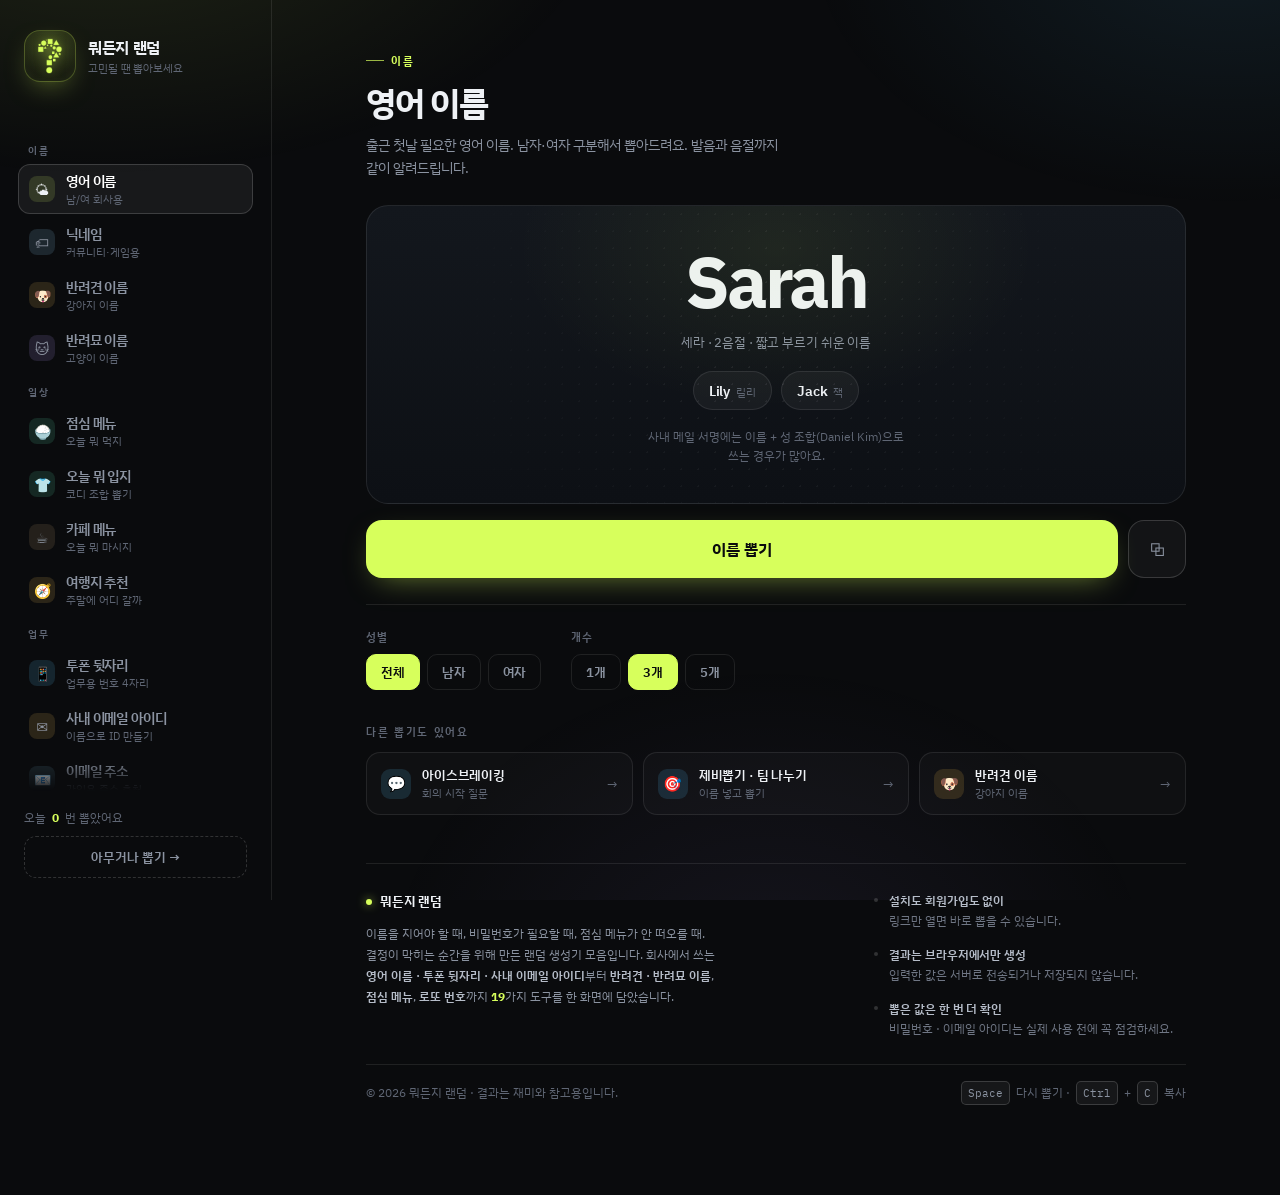
<file: index.html>
<!DOCTYPE html>
<html lang="ko">
<head>
<meta charset="utf-8">
<meta name="viewport" content="width=device-width, initial-scale=1">
<title>뭐든지 랜덤 — 고민될 땐 뽑아보세요</title>
<meta name="description" content="영어 이름, 반려동물 이름, 투폰 뒷자리, 비밀번호 패턴, 오늘 뭐 입지, 점심 메뉴까지. 회사와 일상에서 필요한 랜덤 생성기를 한 곳에 모았습니다.">
<link rel="preconnect" href="https://fonts.googleapis.com">
<link rel="preconnect" href="https://fonts.gstatic.com" crossorigin>
<link href="https://fonts.googleapis.com/css2?family=IBM+Plex+Mono:wght@400;500;600&family=IBM+Plex+Sans+KR:wght@400;500;600;700&display=swap" rel="stylesheet">
<link rel="stylesheet" href="random/styles.css">
<link rel="icon" href="data:image/svg+xml,<svg xmlns='http://www.w3.org/2000/svg' viewBox='0 0 100 100'><rect width='100' height='100' rx='26' fill='%23d7ff5c'/><text x='50' y='74' font-size='64' font-family='sans-serif' font-weight='bold' text-anchor='middle' fill='%230a0b0d'>?</text></svg>">
<link rel="apple-touch-icon" href="random/logo.png">
</head>
<body>

<div class="app">
  <aside class="side">
    <div class="brand">
      <div class="mark"><img src="random/logo.png" alt="" width="46" height="46"></div>
      <div>
        <b>뭐든지 랜덤</b>
        <span>고민될 땐 뽑아보세요</span>
      </div>
    </div>

    <nav class="nav" id="nav"></nav>

    <div class="side-foot">
      <div class="counter">오늘 <b id="count">0</b>번 뽑았어요</div>
      <button class="ghost-btn" id="lucky" type="button">아무거나 뽑기 →</button>
    </div>
  </aside>

  <main class="main">
    <section class="panel" id="panel"></section>

    <footer class="foot">
      <div class="foot-main">
        <div class="foot-intro">
          <div class="foot-title">뭐든지 랜덤</div>
          <p>
            이름을 지어야 할 때, 비밀번호가 필요할 때, 점심 메뉴가 안 떠오를 때.
            결정이 막히는 순간을 위해 만든 랜덤 생성기 모음입니다.
            회사에서 쓰는 <b>영어 이름 · 투폰 뒷자리 · 사내 이메일 아이디</b>부터
            <b class="nb">반려견 · 반려묘 이름</b>, <b>점심 메뉴</b>, <b>로또 번호</b>까지
            <b class="count-num" id="gen-count">19</b>가지 도구를 한 화면에 담았습니다.
          </p>
        </div>
        <ul class="foot-list">
          <li>
            <b>설치도 회원가입도 없이</b>
            <span>링크만 열면 바로 뽑을 수 있습니다.</span>
          </li>
          <li>
            <b>결과는 브라우저에서만 생성</b>
            <span>입력한 값은 서버로 전송되거나 저장되지 않습니다.</span>
          </li>
          <li>
            <b>뽑은 값은 한 번 더 확인</b>
            <span>비밀번호 · 이메일 아이디는 실제 사용 전에 꼭 점검하세요.</span>
          </li>
        </ul>
      </div>
      <div class="foot-base">
        <span>© <span id="year">2026</span> 뭐든지 랜덤 · 결과는 재미와 참고용입니다.</span>
        <div class="keys" id="keys"></div>
      </div>
    </footer>
  </main>
</div>

<div class="toast" id="toast"></div>

<noscript>
  <div style="position:fixed;left:0;right:0;bottom:0;z-index:200;padding:14px 18px;background:#d7ff5c;color:#0a0b0d;font:600 13px/1.5 system-ui,sans-serif;text-align:center">
    이 페이지는 자바스크립트가 필요합니다. 브라우저에서 스크립트 실행을 허용한 뒤 새로고침해 주세요.
  </div>
</noscript>

<script src="random/app.js"></script>
</body>
</html>
</file>
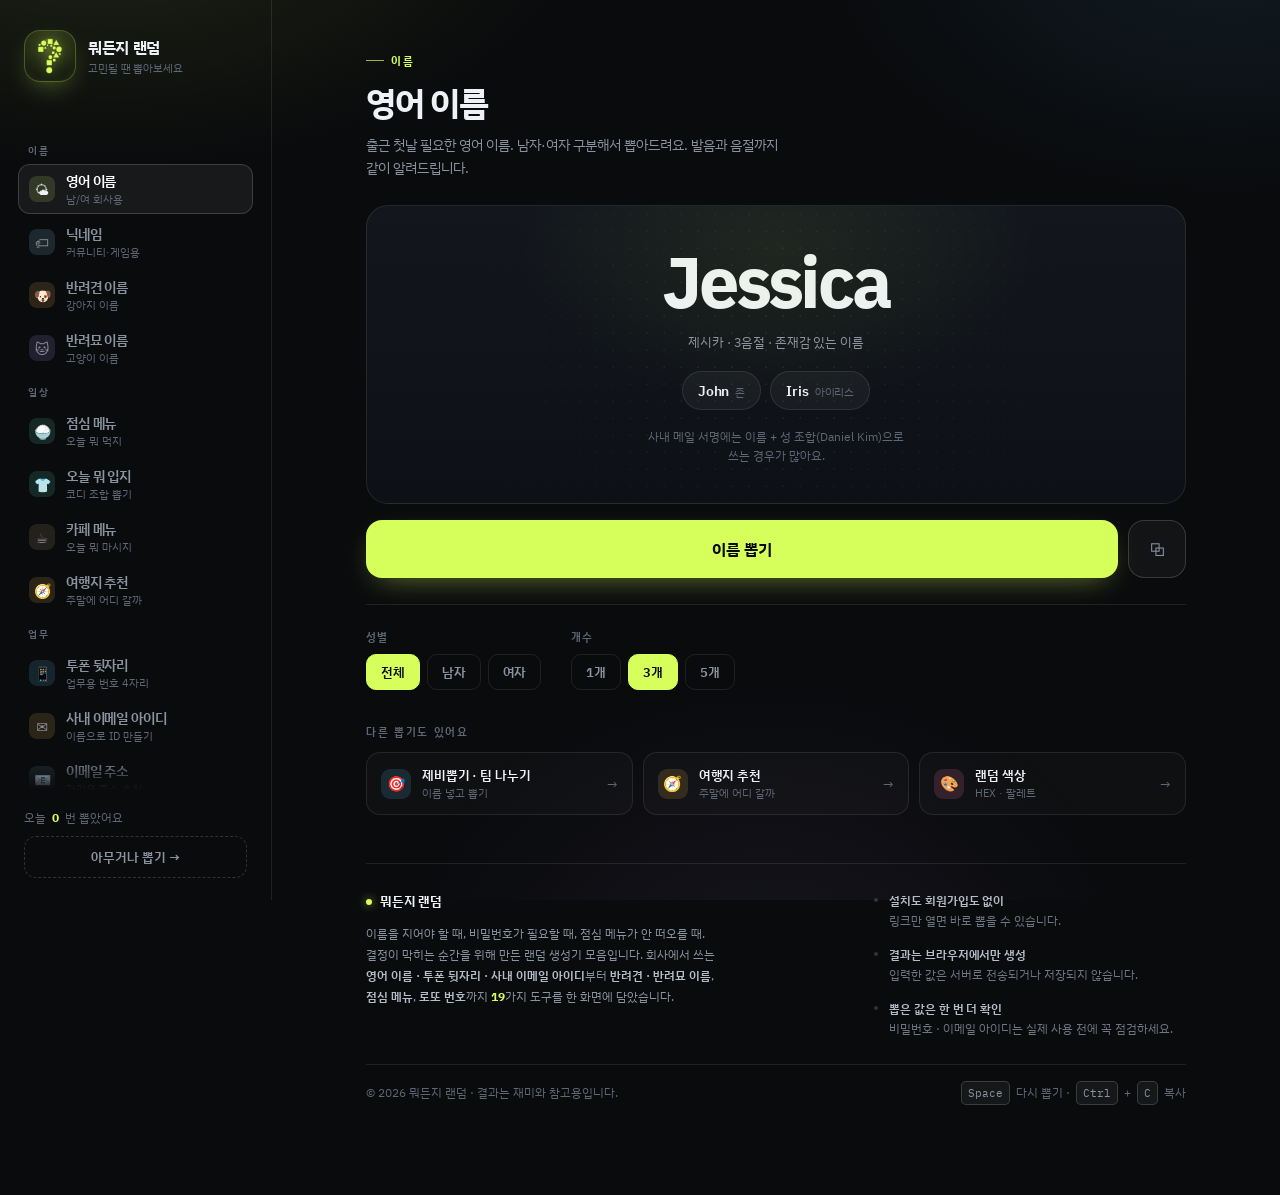
<file: random/index.html>
<!DOCTYPE html>
<html lang="ko">
<head>
<meta charset="utf-8">
<meta name="viewport" content="width=device-width, initial-scale=1">
<title>뭐든지 랜덤 — 고민될 땐 뽑아보세요</title>
<meta name="description" content="영어 이름, 반려동물 이름, 투폰 뒷자리, 비밀번호 패턴, 오늘 뭐 입지, 점심 메뉴까지. 회사와 일상에서 필요한 랜덤 생성기를 한 곳에 모았습니다.">
<link rel="preconnect" href="https://fonts.googleapis.com">
<link rel="preconnect" href="https://fonts.gstatic.com" crossorigin>
<link href="https://fonts.googleapis.com/css2?family=IBM+Plex+Mono:wght@400;500;600&family=IBM+Plex+Sans+KR:wght@400;500;600;700&display=swap" rel="stylesheet">
<link rel="stylesheet" href="styles.css">
<link rel="icon" href="data:image/svg+xml,<svg xmlns='http://www.w3.org/2000/svg' viewBox='0 0 100 100'><rect width='100' height='100' rx='26' fill='%23d7ff5c'/><text x='50' y='74' font-size='64' font-family='sans-serif' font-weight='bold' text-anchor='middle' fill='%230a0b0d'>?</text></svg>">
<link rel="apple-touch-icon" href="logo.png">
</head>
<body>

<div class="app">
  <aside class="side">
    <div class="brand">
      <div class="mark"><img src="logo.png" alt="" width="46" height="46"></div>
      <div>
        <b>뭐든지 랜덤</b>
        <span>고민될 땐 뽑아보세요</span>
      </div>
    </div>

    <nav class="nav" id="nav"></nav>

    <div class="side-foot">
      <div class="counter">오늘 <b id="count">0</b>번 뽑았어요</div>
      <button class="ghost-btn" id="lucky" type="button">아무거나 뽑기 →</button>
    </div>
  </aside>

  <main class="main">
    <section class="panel" id="panel"></section>

    <footer class="foot">
      <div class="foot-main">
        <div class="foot-intro">
          <div class="foot-title">뭐든지 랜덤</div>
          <p>
            이름을 지어야 할 때, 비밀번호가 필요할 때, 점심 메뉴가 안 떠오를 때.
            결정이 막히는 순간을 위해 만든 랜덤 생성기 모음입니다.
            회사에서 쓰는 <b>영어 이름 · 투폰 뒷자리 · 사내 이메일 아이디</b>부터
            <b class="nb">반려견 · 반려묘 이름</b>, <b>점심 메뉴</b>, <b>로또 번호</b>까지
            <b class="count-num" id="gen-count">19</b>가지 도구를 한 화면에 담았습니다.
          </p>
        </div>
        <ul class="foot-list">
          <li>
            <b>설치도 회원가입도 없이</b>
            <span>링크만 열면 바로 뽑을 수 있습니다.</span>
          </li>
          <li>
            <b>결과는 브라우저에서만 생성</b>
            <span>입력한 값은 서버로 전송되거나 저장되지 않습니다.</span>
          </li>
          <li>
            <b>뽑은 값은 한 번 더 확인</b>
            <span>비밀번호 · 이메일 아이디는 실제 사용 전에 꼭 점검하세요.</span>
          </li>
        </ul>
      </div>
      <div class="foot-base">
        <span>© <span id="year">2026</span> 뭐든지 랜덤 · 결과는 재미와 참고용입니다.</span>
        <div class="keys" id="keys"></div>
      </div>
    </footer>
  </main>
</div>

<div class="toast" id="toast"></div>

<noscript>
  <div style="position:fixed;left:0;right:0;bottom:0;z-index:200;padding:14px 18px;background:#d7ff5c;color:#0a0b0d;font:600 13px/1.5 system-ui,sans-serif;text-align:center">
    이 페이지는 자바스크립트가 필요합니다. 브라우저에서 스크립트 실행을 허용한 뒤 새로고침해 주세요.
  </div>
</noscript>

<script src="app.js"></script>
</body>
</html>
</file>
<file: random/styles.css>
/* 뭐든지 랜덤 — styles */

*,
*::before,
*::after { box-sizing: border-box; }

:root {
  --bg: #0a0b0d;
  --panel: #12151a;
  --panel-2: #0e1116;
  --line: rgba(255, 255, 255, .09);
  --line-strong: rgba(255, 255, 255, .16);
  --text: #eef1f5;
  --muted: #8b93a1;
  --dim: #5f6674;
  --accent: #d7ff5c;
  --radius: 22px;
}

html { -webkit-text-size-adjust: 100%; }

body {
  margin: 0;
  min-height: 100vh;
  background: var(--bg);
  color: var(--text);
  font-family: 'IBM Plex Sans KR', -apple-system, BlinkMacSystemFont, 'Apple SD Gothic Neo', 'Malgun Gothic', system-ui, sans-serif;
  -webkit-font-smoothing: antialiased;
  font-synthesis: none;
  word-break: keep-all;
  overflow-wrap: break-word;
}

body::before {
  content: '';
  position: fixed;
  inset: 0;
  z-index: 0;
  pointer-events: none;
  background:
    radial-gradient(820px 460px at 8% -12%, rgba(215, 255, 92, .11), transparent 62%),
    radial-gradient(680px 420px at 96% -6%, rgba(87, 199, 255, .09), transparent 62%),
    radial-gradient(600px 500px at 60% 110%, rgba(183, 156, 255, .07), transparent 65%);
}

button { font-family: inherit; }

/* ---------- layout ---------- */

.app {
  position: relative;
  z-index: 1;
  display: grid;
  grid-template-columns: 272px minmax(0, 1fr);
  max-width: 1440px;
  margin: 0 auto;
  min-height: 100vh;
}

.side {
  position: sticky;
  top: 0;
  height: 100vh;
  padding: 30px 18px 22px;
  border-right: 1px solid var(--line);
  display: flex;
  flex-direction: column;
  gap: 18px;
  overflow: hidden;
}

.brand {
  display: flex;
  align-items: center;
  gap: 12px;
  padding: 0 6px;
}

.mark {
  width: 52px;
  height: 52px;
  border-radius: 16px;
  display: grid;
  place-items: center;
  background: radial-gradient(circle at 50% 32%, rgba(215, 255, 92, .20), rgba(215, 255, 92, .03) 72%);
  border: 1px solid rgba(215, 255, 92, .26);
  box-shadow: 0 10px 28px -12px rgba(215, 255, 92, .55), inset 0 0 16px rgba(215, 255, 92, .07);
  flex: none;
}

.mark img {
  width: 46px;
  height: 46px;
  display: block;
  filter: drop-shadow(0 0 7px rgba(215, 255, 92, .3));
}

.brand b {
  display: block;
  font-size: 16px;
  letter-spacing: -.02em;
}

.brand span {
  display: block;
  font-size: 11px;
  color: var(--dim);
  margin-top: 2px;
  letter-spacing: -.01em;
}

.nav {
  display: flex;
  flex-direction: column;
  gap: 3px;
  flex: 1 1 auto;
  min-height: 0;
  overflow-y: auto;
  /* 모든 OS에서 스크롤바 숨김 (맥은 원래 안 보이고 윈도우만 보였음) */
  scrollbar-width: none;
  -ms-overflow-style: none;
}

.nav.more {
  -webkit-mask-image: linear-gradient(to bottom, #000 calc(100% - 34px), transparent 100%);
  mask-image: linear-gradient(to bottom, #000 calc(100% - 34px), transparent 100%);
}

.nav::-webkit-scrollbar {
  width: 0;
  height: 0;
  display: none;
}

.nav-label {
  font-size: 10px;
  font-weight: 600;
  letter-spacing: .16em;
  text-transform: uppercase;
  color: var(--dim);
  padding: 9px 10px 4px;
}

.nav-item {
  display: flex;
  align-items: center;
  gap: 11px;
  width: 100%;
  padding: 6px 10px;
  border: 1px solid transparent;
  border-radius: 12px;
  background: transparent;
  color: var(--muted);
  cursor: pointer;
  text-align: left;
  transition: background .16s, color .16s, border-color .16s, transform .16s;
}

.nav-item:hover {
  background: rgba(255, 255, 255, .045);
  color: var(--text);
}

.nav-item .ico {
  width: 26px;
  height: 26px;
  border-radius: 8px;
  display: grid;
  place-items: center;
  font-size: 14px;
  flex: none;
  filter: saturate(.9);
}

.nav-item .txt { min-width: 0; }

.nav-item b {
  display: block;
  font-size: 13.5px;
  font-weight: 600;
  letter-spacing: -.01em;
  color: inherit;
  white-space: nowrap;
  overflow: hidden;
  text-overflow: ellipsis;
}

.nav-item i {
  display: block;
  font-style: normal;
  font-size: 10.5px;
  color: var(--dim);
  margin-top: 1px;
  white-space: nowrap;
  overflow: hidden;
  text-overflow: ellipsis;
}

.nav-item.on {
  background: rgba(255, 255, 255, .06);
  border-color: var(--line-strong);
  color: var(--text);
}

.nav-item.on b { color: #fff; }

.side-foot {
  margin-top: 0;
  flex: none;
  display: flex;
  flex-direction: column;
  gap: 10px;
  padding: 0 6px;
}

.counter {
  font-size: 11.5px;
  color: var(--dim);
  display: flex;
  align-items: center;
  gap: 6px;
}

.counter b {
  color: var(--accent);
  font-variant-numeric: tabular-nums;
}

.ghost-btn {
  width: 100%;
  padding: 11px 12px;
  border-radius: 12px;
  border: 1px dashed var(--line-strong);
  background: transparent;
  color: var(--muted);
  font-size: 12.5px;
  font-weight: 600;
  cursor: pointer;
  transition: .16s;
}

.ghost-btn:hover {
  border-style: solid;
  color: var(--text);
  background: rgba(255, 255, 255, .04);
}

.main {
  padding: 44px 46px 90px;
  min-width: 0;
}

/* ---------- panel ---------- */

.panel {
  max-width: 820px;
  margin: 0 auto;
  animation: fade .35s ease both;
}

.eyebrow {
  display: inline-flex;
  align-items: center;
  gap: 7px;
  font-size: 10.5px;
  font-weight: 700;
  letter-spacing: .18em;
  text-transform: uppercase;
  color: var(--accent);
  margin-bottom: 14px;
}

.eyebrow::before {
  content: '';
  width: 18px;
  height: 1px;
  background: currentColor;
  opacity: .7;
}

.panel h1 {
  margin: 0;
  font-size: clamp(26px, 3.4vw, 34px);
  font-weight: 700;
  letter-spacing: -.035em;
  line-height: 1.2;
}

.panel .desc {
  margin: 10px 0 0;
  color: var(--muted);
  font-size: 14px;
  line-height: 1.65;
  max-width: 56ch;
  text-wrap: pretty;
}

/* ---------- stage ---------- */

.stage {
  position: relative;
  margin-top: 26px;
  padding: 38px 30px;
  min-height: 250px;
  border: 1px solid var(--line);
  border-radius: var(--radius);
  background: linear-gradient(180deg, #13171d 0%, #0d1015 100%);
  display: grid;
  place-items: center;
  overflow: hidden;
}

.stage::before {
  content: '';
  position: absolute;
  inset: 0;
  background-image: radial-gradient(rgba(255, 255, 255, .075) 1px, transparent 1px);
  background-size: 17px 17px;
  mask-image: radial-gradient(circle at 50% 45%, #000 0%, transparent 78%);
  -webkit-mask-image: radial-gradient(circle at 50% 45%, #000 0%, transparent 78%);
  pointer-events: none;
}

.stage::after {
  content: '';
  position: absolute;
  top: -40%;
  left: 50%;
  width: 520px;
  height: 320px;
  transform: translateX(-50%);
  background: radial-gradient(closest-side, rgba(215, 255, 92, .07), transparent);
  pointer-events: none;
}

.stage-inner {
  position: relative;
  width: 100%;
  display: flex;
  flex-direction: column;
  align-items: center;
  gap: 14px;
}

.big {
  font-size: clamp(40px, 7.6vw, 72px);
  font-weight: 700;
  letter-spacing: -.045em;
  line-height: 1.04;
  text-align: center;
  word-break: break-word;
}

.big.sm { font-size: clamp(28px, 4.4vw, 42px); letter-spacing: -.03em; }

.big.mono {
  font-family: 'IBM Plex Mono', ui-monospace, SFMono-Regular, Menlo, monospace;
  letter-spacing: .06em;
  font-weight: 600;
}

.sub {
  font-size: 13px;
  color: var(--muted);
  text-align: center;
  letter-spacing: -.01em;
}

.tip {
  margin-top: 4px;
  font-size: 11.5px;
  color: var(--dim);
  text-align: center;
  max-width: 40ch;
  line-height: 1.6;
}

.res-list {
  display: flex;
  flex-wrap: wrap;
  gap: 9px;
  justify-content: center;
  margin-top: 6px;
}

.chip-res {
  display: inline-flex;
  align-items: baseline;
  gap: 6px;
  padding: 9px 15px;
  border-radius: 999px;
  border: 1px solid var(--line);
  background: rgba(255, 255, 255, .045);
  font-size: 14px;
  font-weight: 600;
  letter-spacing: -.01em;
}

.chip-res i {
  font-style: normal;
  font-size: 11px;
  font-weight: 400;
  color: var(--dim);
}

.card-res {
  width: 100%;
  max-width: 420px;
  display: flex;
  align-items: center;
  justify-content: space-between;
  gap: 14px;
  padding: 14px 18px;
  border-radius: 14px;
  border: 1px solid var(--line);
  background: rgba(255, 255, 255, .035);
}

.card-res .k {
  font-family: 'IBM Plex Mono', ui-monospace, monospace;
  font-size: 20px;
  font-weight: 600;
  letter-spacing: .08em;
}

.card-res .v {
  font-size: 11.5px;
  color: var(--dim);
  text-align: right;
  line-height: 1.5;
}

/* lotto */

.lotto {
  width: 100%;
  max-width: 470px;
  display: flex;
  flex-direction: column;
  gap: 12px;
}

.lotto-row {
  display: flex;
  align-items: center;
  gap: 14px;
  padding: 6px 4px;
  border-radius: 12px;
}

.lotto-row .lbl {
  width: 22px;
  font-family: 'IBM Plex Mono', monospace;
  font-size: 12px;
  color: var(--dim);
  flex: none;
}

.balls {
  display: flex;
  gap: 8px;
  flex-wrap: wrap;
}

.ball {
  width: 42px;
  height: 42px;
  border-radius: 50%;
  display: grid;
  place-items: center;
  font-family: 'IBM Plex Mono', monospace;
  font-size: 15px;
  font-weight: 600;
  color: #fff;
  box-shadow: inset 0 -2px 0 rgba(0, 0, 0, .22);
}

/* teams */

.teams {
  width: 100%;
  display: grid;
  grid-template-columns: repeat(auto-fit, minmax(160px, 1fr));
  gap: 12px;
}

.team {
  padding: 16px;
  border-radius: 14px;
  border: 1px solid var(--line);
  background: rgba(255, 255, 255, .035);
}

.team h4 {
  margin: 0 0 8px;
  font-size: 11px;
  letter-spacing: .12em;
  text-transform: uppercase;
  color: var(--accent);
  font-weight: 700;
}

.team p {
  margin: 0;
  font-size: 13.5px;
  line-height: 1.85;
  color: var(--text);
}

/* meter */

.meter {
  width: 100%;
  max-width: 340px;
  height: 6px;
  border-radius: 99px;
  background: rgba(255, 255, 255, .08);
  overflow: hidden;
}

.meter span {
  display: block;
  height: 100%;
  border-radius: 99px;
  transition: width .4s cubic-bezier(.2, .8, .2, 1);
}

/* numbers */

.nums {
  display: flex;
  flex-wrap: wrap;
  gap: 10px;
  justify-content: center;
  max-width: 100%;
}

.num {
  min-width: 66px;
  height: 66px;
  padding: 0 14px;
  display: grid;
  place-items: center;
  border-radius: 16px;
  border: 1px solid var(--line-strong);
  background: rgba(255, 255, 255, .05);
  font-family: 'IBM Plex Mono', monospace;
  font-size: 22px;
  font-weight: 600;
  letter-spacing: -.02em;
}

.nums.xl .num {
  min-width: 150px;
  height: 124px;
  font-size: 58px;
  border-radius: 24px;
  background: rgba(215, 255, 92, .09);
  border-color: rgba(215, 255, 92, .28);
  color: #eaffa8;
}

/* color */

.swatch-main {
  width: 100%;
  max-width: 460px;
  height: 172px;
  border-radius: 20px;
  display: flex;
  align-items: flex-end;
  padding: 16px 20px;
  font-family: 'IBM Plex Mono', monospace;
  font-size: 16px;
  font-weight: 600;
  letter-spacing: .04em;
  box-shadow: inset 0 0 0 1px rgba(255, 255, 255, .1), 0 18px 40px -20px rgba(0, 0, 0, .8);
}

.palette {
  display: grid;
  grid-template-columns: repeat(4, 1fr);
  gap: 8px;
  width: 100%;
  max-width: 460px;
}

.sw {
  height: 62px;
  border-radius: 13px;
  display: flex;
  align-items: flex-end;
  justify-content: center;
  padding-bottom: 7px;
  font-family: 'IBM Plex Mono', monospace;
  font-size: 9.5px;
  font-weight: 600;
  box-shadow: inset 0 0 0 1px rgba(255, 255, 255, .1);
}

/* outfit */

.look {
  width: 100%;
  max-width: 430px;
  display: flex;
  flex-direction: column;
}

.look-row {
  display: flex;
  align-items: baseline;
  justify-content: space-between;
  gap: 16px;
  padding: 12px 4px;
  border-bottom: 1px solid var(--line);
}

.look-row:last-child { border-bottom: none; }

.look-row .k {
  font-size: 10.5px;
  font-weight: 600;
  letter-spacing: .12em;
  text-transform: uppercase;
  color: var(--dim);
  flex: none;
}

.look-row .v {
  font-size: 15px;
  font-weight: 600;
  text-align: right;
  letter-spacing: -.01em;
}

/* ---------- actions ---------- */

.actions {
  display: flex;
  gap: 10px;
  margin-top: 16px;
}

.draw-btn {
  flex: 1;
  height: 58px;
  border: none;
  border-radius: 16px;
  background: var(--accent);
  color: #0a0b0d;
  font-size: 16px;
  font-weight: 700;
  letter-spacing: -.01em;
  cursor: pointer;
  display: flex;
  align-items: center;
  justify-content: center;
  gap: 9px;
  transition: transform .14s, box-shadow .2s, filter .2s;
  box-shadow: 0 10px 30px -12px rgba(215, 255, 92, .5);
}

.draw-btn:hover { transform: translateY(-1px); filter: brightness(1.06); }
.draw-btn:active { transform: scale(.985); }

.copy-btn {
  width: 58px;
  height: 58px;
  border-radius: 16px;
  border: 1px solid var(--line-strong);
  background: rgba(255, 255, 255, .04);
  color: var(--muted);
  font-size: 17px;
  cursor: pointer;
  transition: .16s;
}

.copy-btn:hover { color: var(--text); background: rgba(255, 255, 255, .08); }

/* ---------- controls ---------- */

.controls {
  margin-top: 26px;
  padding-top: 24px;
  border-top: 1px solid var(--line);
  display: flex;
  flex-wrap: wrap;
  gap: 22px 30px;
  align-items: flex-start;
}

.ctrl { display: flex; flex-direction: column; gap: 9px; }
.ctrl.grow { flex: 1 1 100%; }

.ctrl.tight { width: 108px; }

.ctrl.tight input {
  text-align: center;
  font-family: 'IBM Plex Mono', monospace;
  letter-spacing: .02em;
}

.ctrl > label {
  font-size: 11px;
  font-weight: 600;
  letter-spacing: .1em;
  text-transform: uppercase;
  color: var(--dim);
}

.chips { display: flex; flex-wrap: wrap; gap: 7px; }

.chip {
  padding: 8px 14px;
  border-radius: 10px;
  border: 1px solid var(--line);
  background: transparent;
  color: var(--muted);
  font-size: 12.5px;
  font-weight: 600;
  cursor: pointer;
  transition: .14s;
  letter-spacing: -.01em;
}

.chip:hover { border-color: var(--line-strong); color: var(--text); }

.chip.on {
  background: var(--accent);
  border-color: var(--accent);
  color: #0a0b0d;
}

input[type='text'],
textarea {
  width: 100%;
  padding: 12px 14px;
  border-radius: 12px;
  border: 1px solid var(--line);
  background: rgba(255, 255, 255, .035);
  color: var(--text);
  font-family: inherit;
  font-size: 13.5px;
  outline: none;
  transition: border-color .16s;
  resize: vertical;
}

input[type='text']:focus,
textarea:focus { border-color: var(--line-strong); }

input::placeholder,
textarea::placeholder { color: var(--dim); }

.range-row { display: flex; align-items: center; gap: 14px; }

input[type='range'] {
  -webkit-appearance: none;
  appearance: none;
  width: 190px;
  height: 4px;
  border-radius: 99px;
  background: rgba(255, 255, 255, .12);
  outline: none;
}

input[type='range']::-webkit-slider-thumb {
  -webkit-appearance: none;
  width: 17px;
  height: 17px;
  border-radius: 50%;
  background: var(--accent);
  cursor: pointer;
  box-shadow: 0 0 0 4px rgba(215, 255, 92, .16);
}

.range-val {
  font-family: 'IBM Plex Mono', monospace;
  font-size: 12.5px;
  color: var(--text);
  min-width: 34px;
}

/* ---------- history ---------- */

.history {
  margin-top: 30px;
  display: flex;
  align-items: center;
  gap: 8px;
  flex-wrap: wrap;
  min-height: 26px;
}

.history .hl {
  font-size: 10.5px;
  letter-spacing: .14em;
  text-transform: uppercase;
  color: var(--dim);
  margin-right: 2px;
}

.history .h-chip {
  padding: 5px 11px;
  border-radius: 8px;
  border: 1px solid var(--line);
  font-size: 11.5px;
  color: var(--muted);
  font-family: 'IBM Plex Mono', monospace;
  background: rgba(255, 255, 255, .025);
}

/* ---------- more ---------- */

.more { margin-top: 34px; }

.more-label {
  font-size: 10.5px;
  font-weight: 600;
  letter-spacing: .16em;
  text-transform: uppercase;
  color: var(--dim);
  margin-bottom: 12px;
}

.more-grid {
  display: grid;
  grid-template-columns: repeat(auto-fit, minmax(190px, 1fr));
  gap: 10px;
}

.more-card {
  display: flex;
  align-items: center;
  gap: 11px;
  padding: 13px 14px;
  border-radius: 14px;
  border: 1px solid var(--line);
  background: rgba(255, 255, 255, .025);
  color: var(--text);
  cursor: pointer;
  text-align: left;
  transition: .16s;
}

.more-card:hover {
  background: rgba(255, 255, 255, .06);
  border-color: var(--line-strong);
  transform: translateY(-1px);
}

.more-card .ico {
  width: 30px;
  height: 30px;
  border-radius: 9px;
  display: grid;
  place-items: center;
  font-size: 15px;
  flex: none;
}

.more-card .txt { min-width: 0; flex: 1; }

.more-card b {
  display: block;
  font-size: 13px;
  font-weight: 600;
  letter-spacing: -.01em;
  white-space: nowrap;
  overflow: hidden;
  text-overflow: ellipsis;
}

.more-card i {
  display: block;
  font-style: normal;
  font-size: 10.5px;
  color: var(--dim);
  margin-top: 1px;
  white-space: nowrap;
  overflow: hidden;
  text-overflow: ellipsis;
}

.more-card .arrow { color: var(--dim); font-size: 13px; transition: .16s; }
.more-card:hover .arrow { color: var(--accent); }

/* ---------- footer ---------- */

.foot {
  max-width: 820px;
  margin: 48px auto 0;
  padding-top: 26px;
  border-top: 1px solid var(--line);
  font-size: 12px;
  color: var(--dim);
  line-height: 1.75;
}

.foot-main {
  display: grid;
  grid-template-columns: minmax(0, 1.5fr) minmax(0, 1fr);
  gap: 40px;
  align-items: start;
}

.foot-title {
  display: flex;
  align-items: center;
  gap: 8px;
  margin-bottom: 10px;
  font-size: 13px;
  font-weight: 700;
  letter-spacing: -.01em;
  color: var(--text);
}

.foot-title::before {
  content: '';
  width: 6px;
  height: 6px;
  border-radius: 50%;
  background: var(--accent);
  box-shadow: 0 0 10px rgba(215, 255, 92, .7);
  flex: none;
}

.foot-intro p {
  margin: 0;
  max-width: 50ch;
  color: var(--muted);
  text-wrap: pretty;
}

.foot-intro b {
  font-weight: 600;
  color: #b6bdc9;
}

.foot-intro .nb { white-space: nowrap; }

.foot-intro .count-num {
  color: var(--accent);
  font-weight: 700;
}

.foot-list {
  margin: 0;
  padding: 0;
  list-style: none;
  display: grid;
  gap: 13px;
}

.foot-list li {
  position: relative;
  padding-left: 15px;
}

.foot-list li::before {
  content: '';
  position: absolute;
  left: 0;
  top: 8px;
  width: 4px;
  height: 4px;
  border-radius: 50%;
  background: var(--line-strong);
}

.foot-list b {
  display: block;
  font-size: 12px;
  font-weight: 600;
  color: #b6bdc9;
  letter-spacing: -.005em;
}

.foot-list span {
  display: block;
  font-size: 11.5px;
  color: #6f7684;
}

.foot-base {
  margin-top: 24px;
  padding-top: 16px;
  border-top: 1px solid var(--line);
  display: flex;
  justify-content: space-between;
  align-items: center;
  gap: 16px;
  flex-wrap: wrap;
  font-size: 11.5px;
}

.keys {
  display: flex;
  align-items: center;
  gap: 6px;
  white-space: nowrap;
}

kbd {
  font-family: 'IBM Plex Mono', monospace;
  font-size: 10.5px;
  padding: 2px 6px;
  border-radius: 5px;
  border: 1px solid var(--line-strong);
  background: rgba(255, 255, 255, .05);
  color: var(--muted);
}

/* ---------- toast ---------- */

.toast {
  position: fixed;
  left: 50%;
  bottom: 34px;
  transform: translate(-50%, 14px);
  padding: 11px 20px;
  border-radius: 12px;
  background: #f2f4f7;
  color: #0a0b0d;
  font-size: 13px;
  font-weight: 600;
  opacity: 0;
  pointer-events: none;
  transition: .24s cubic-bezier(.2, .8, .2, 1);
  z-index: 99;
  box-shadow: 0 12px 40px rgba(0, 0, 0, .5);
}

.toast.show { opacity: 1; transform: translate(-50%, 0); }

/* ---------- animation ---------- */

@keyframes fade {
  from { opacity: 0; }
  to { opacity: 1; }
}

@keyframes up {
  from { opacity: 0; transform: translateY(10px); filter: blur(4px); }
  to { opacity: 1; transform: none; filter: blur(0); }
}

.reveal { animation: up .42s cubic-bezier(.2, .8, .2, 1) both; }

/* ---------- responsive ---------- */

@media (max-width: 900px) {
  .app { grid-template-columns: 1fr; }

  .side {
    position: relative;
    height: auto;
    border-right: none;
    border-bottom: 1px solid var(--line);
    padding: 20px 16px 14px;
    gap: 14px;
  }

  .nav {
    flex-direction: row;
    flex: none;
    overflow-x: auto;
    overflow-y: hidden;
    gap: 6px;
    padding-bottom: 6px;
    scrollbar-width: none;
  }

  .nav::-webkit-scrollbar { display: none; }

  .nav.more {
    -webkit-mask-image: linear-gradient(to right, #000 calc(100% - 40px), transparent 100%);
    mask-image: linear-gradient(to right, #000 calc(100% - 40px), transparent 100%);
  }

  .nav-label { display: none; }

  .nav-item {
    width: auto;
    flex: none;
    padding: 8px 12px 8px 8px;
    border-radius: 999px;
    border-color: var(--line);
  }

  .nav-item i { display: none; }
  .nav-item b { font-size: 12.5px; }

  .side-foot { flex-direction: row; align-items: center; padding: 0; }
  .counter { flex: 1; }
  .ghost-btn { width: auto; padding: 8px 14px; font-size: 11.5px; }

  .main { padding: 28px 18px 70px; }
  .keys { display: none; }

  .foot { margin-top: 38px; padding-top: 22px; }
  .foot-main { grid-template-columns: 1fr; gap: 24px; }
  .foot-intro p { max-width: none; }
  .foot-base { flex-direction: column; align-items: flex-start; gap: 6px; }
  .stage { padding: 30px 18px; min-height: 210px; border-radius: 18px; }
  .controls { gap: 18px 22px; }
  .copy-btn { width: 54px; height: 54px; }
  .draw-btn { height: 54px; }
  .ball { width: 36px; height: 36px; font-size: 13px; }
  .lotto-row { gap: 10px; }

  .num { min-width: 56px; height: 56px; font-size: 18px; border-radius: 13px; }
  .nums.xl .num { min-width: 130px; height: 100px; font-size: 46px; }
  .swatch-main { height: 140px; }
  .sw { height: 54px; }
  .ctrl.tight { width: 88px; }
}
</file>
